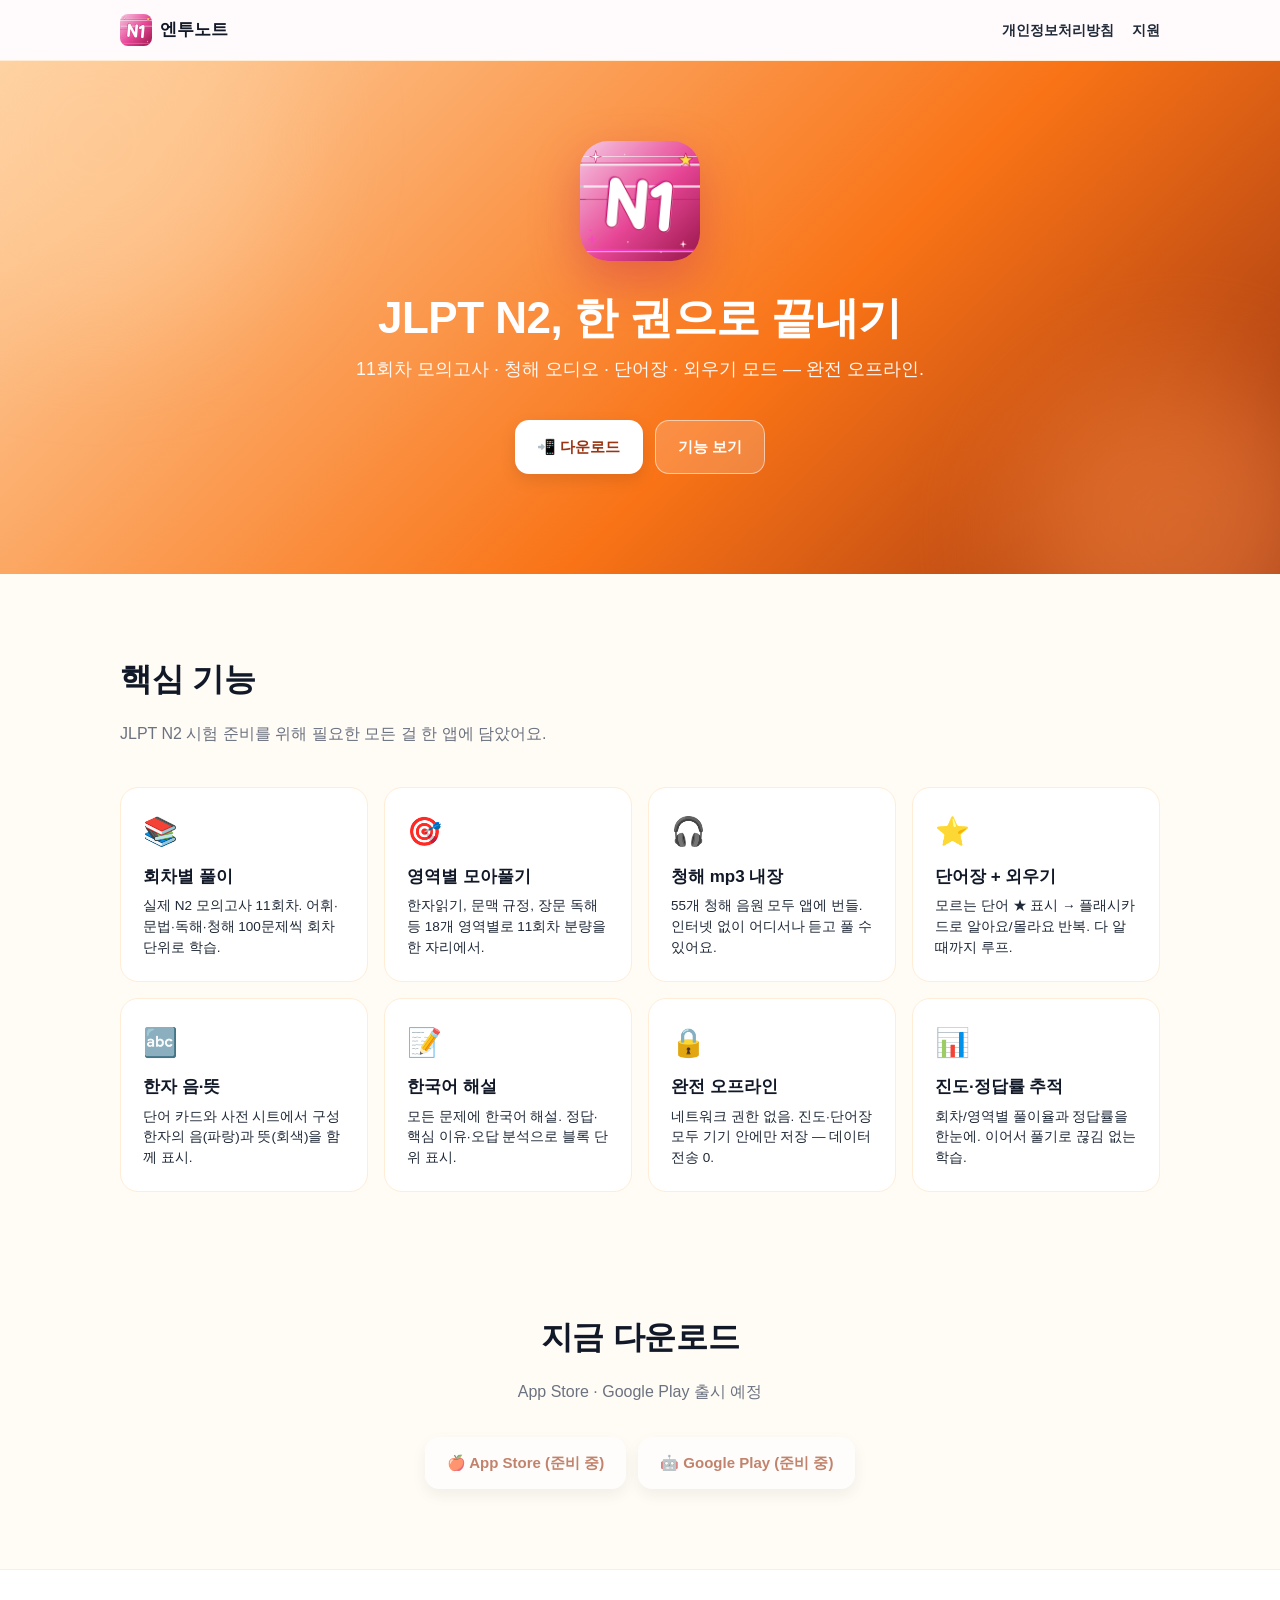
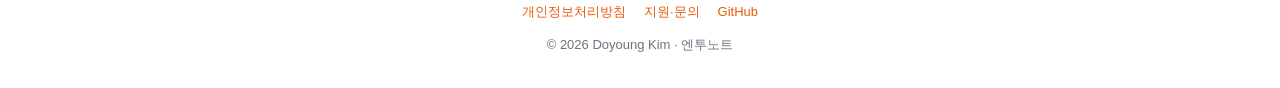
<file: docs/index.html>
<!doctype html>
<html lang="ko">
<head>
  <meta charset="utf-8">
  <meta name="viewport" content="width=device-width, initial-scale=1">
  <title>엔투노트 — JLPT N2 한 권으로 끝내기</title>
  <meta name="description" content="JLPT N2 11회차 모의고사 + 청해 mp3 + 단어장. 완전 오프라인 학습 앱.">
  <link rel="icon" href="icon.png">
  <link rel="apple-touch-icon" href="icon.png">
  <link rel="stylesheet" href="style.css">
  <meta property="og:title" content="엔투노트 — JLPT N2 한 권으로 끝내기">
  <meta property="og:description" content="11회차 모의고사 · 청해 오디오 · 단어장 · 외우기 — 모두 오프라인.">
  <meta property="og:image" content="icon.png">
</head>
<body>
  <nav class="nav">
    <div class="nav-inner">
      <a class="nav-logo" href="./">
        <img src="icon.png" alt="엔투노트">
        <span>엔투노트</span>
      </a>
      <div class="nav-links">
        <a href="./privacy.html">개인정보처리방침</a>
        <a href="./support.html">지원</a>
      </div>
    </div>
  </nav>

  <section class="hero">
    <div class="hero-content">
      <img src="icon.png" alt="엔투노트 아이콘" class="hero-icon">
      <h1>JLPT N2, 한 권으로 끝내기</h1>
      <p class="sub">11회차 모의고사 · 청해 오디오 · 단어장 · 외우기 모드 — 완전 오프라인.</p>
      <div class="cta-row">
        <a class="cta" href="#download">📲 다운로드</a>
        <a class="cta ghost" href="#features">기능 보기</a>
      </div>
    </div>
  </section>

  <section class="section" id="features">
    <h2>핵심 기능</h2>
    <p class="lead">JLPT N2 시험 준비를 위해 필요한 모든 걸 한 앱에 담았어요.</p>
    <div class="features">
      <div class="feature">
        <div class="emoji">📚</div>
        <h3>회차별 풀이</h3>
        <p>실제 N2 모의고사 11회차. 어휘·문법·독해·청해 100문제씩 회차 단위로 학습.</p>
      </div>
      <div class="feature">
        <div class="emoji">🎯</div>
        <h3>영역별 모아풀기</h3>
        <p>한자읽기, 문맥 규정, 장문 독해 등 18개 영역별로 11회차 분량을 한 자리에서.</p>
      </div>
      <div class="feature">
        <div class="emoji">🎧</div>
        <h3>청해 mp3 내장</h3>
        <p>55개 청해 음원 모두 앱에 번들. 인터넷 없이 어디서나 듣고 풀 수 있어요.</p>
      </div>
      <div class="feature">
        <div class="emoji">⭐</div>
        <h3>단어장 + 외우기</h3>
        <p>모르는 단어 ★ 표시 → 플래시카드로 알아요/몰라요 반복. 다 알 때까지 루프.</p>
      </div>
      <div class="feature">
        <div class="emoji">🔤</div>
        <h3>한자 음·뜻</h3>
        <p>단어 카드와 사전 시트에서 구성 한자의 음(파랑)과 뜻(회색)을 함께 표시.</p>
      </div>
      <div class="feature">
        <div class="emoji">📝</div>
        <h3>한국어 해설</h3>
        <p>모든 문제에 한국어 해설. 정답·핵심 이유·오답 분석으로 블록 단위 표시.</p>
      </div>
      <div class="feature">
        <div class="emoji">🔒</div>
        <h3>완전 오프라인</h3>
        <p>네트워크 권한 없음. 진도·단어장 모두 기기 안에만 저장 — 데이터 전송 0.</p>
      </div>
      <div class="feature">
        <div class="emoji">📊</div>
        <h3>진도·정답률 추적</h3>
        <p>회차/영역별 풀이율과 정답률을 한눈에. 이어서 풀기로 끊김 없는 학습.</p>
      </div>
    </div>
  </section>

  <section class="section" id="download" style="text-align:center; padding-top: 40px;">
    <h2>지금 다운로드</h2>
    <p class="lead" style="margin: 0 auto 32px;">App Store · Google Play 출시 예정</p>
    <div class="cta-row">
      <a class="cta" href="#" style="opacity: 0.6; pointer-events: none;">
        🍎 App Store (준비 중)
      </a>
      <a class="cta" href="#" style="opacity: 0.6; pointer-events: none;">
        🤖 Google Play (준비 중)
      </a>
    </div>
  </section>

  <footer class="footer">
    <div class="footer-links">
      <a href="./privacy.html">개인정보처리방침</a>
      <a href="./support.html">지원·문의</a>
      <a href="https://github.com/CobyApp/jlpt-n2-app">GitHub</a>
    </div>
    <div>© 2026 Doyoung Kim · 엔투노트</div>
  </footer>
</body>
</html>
</file>
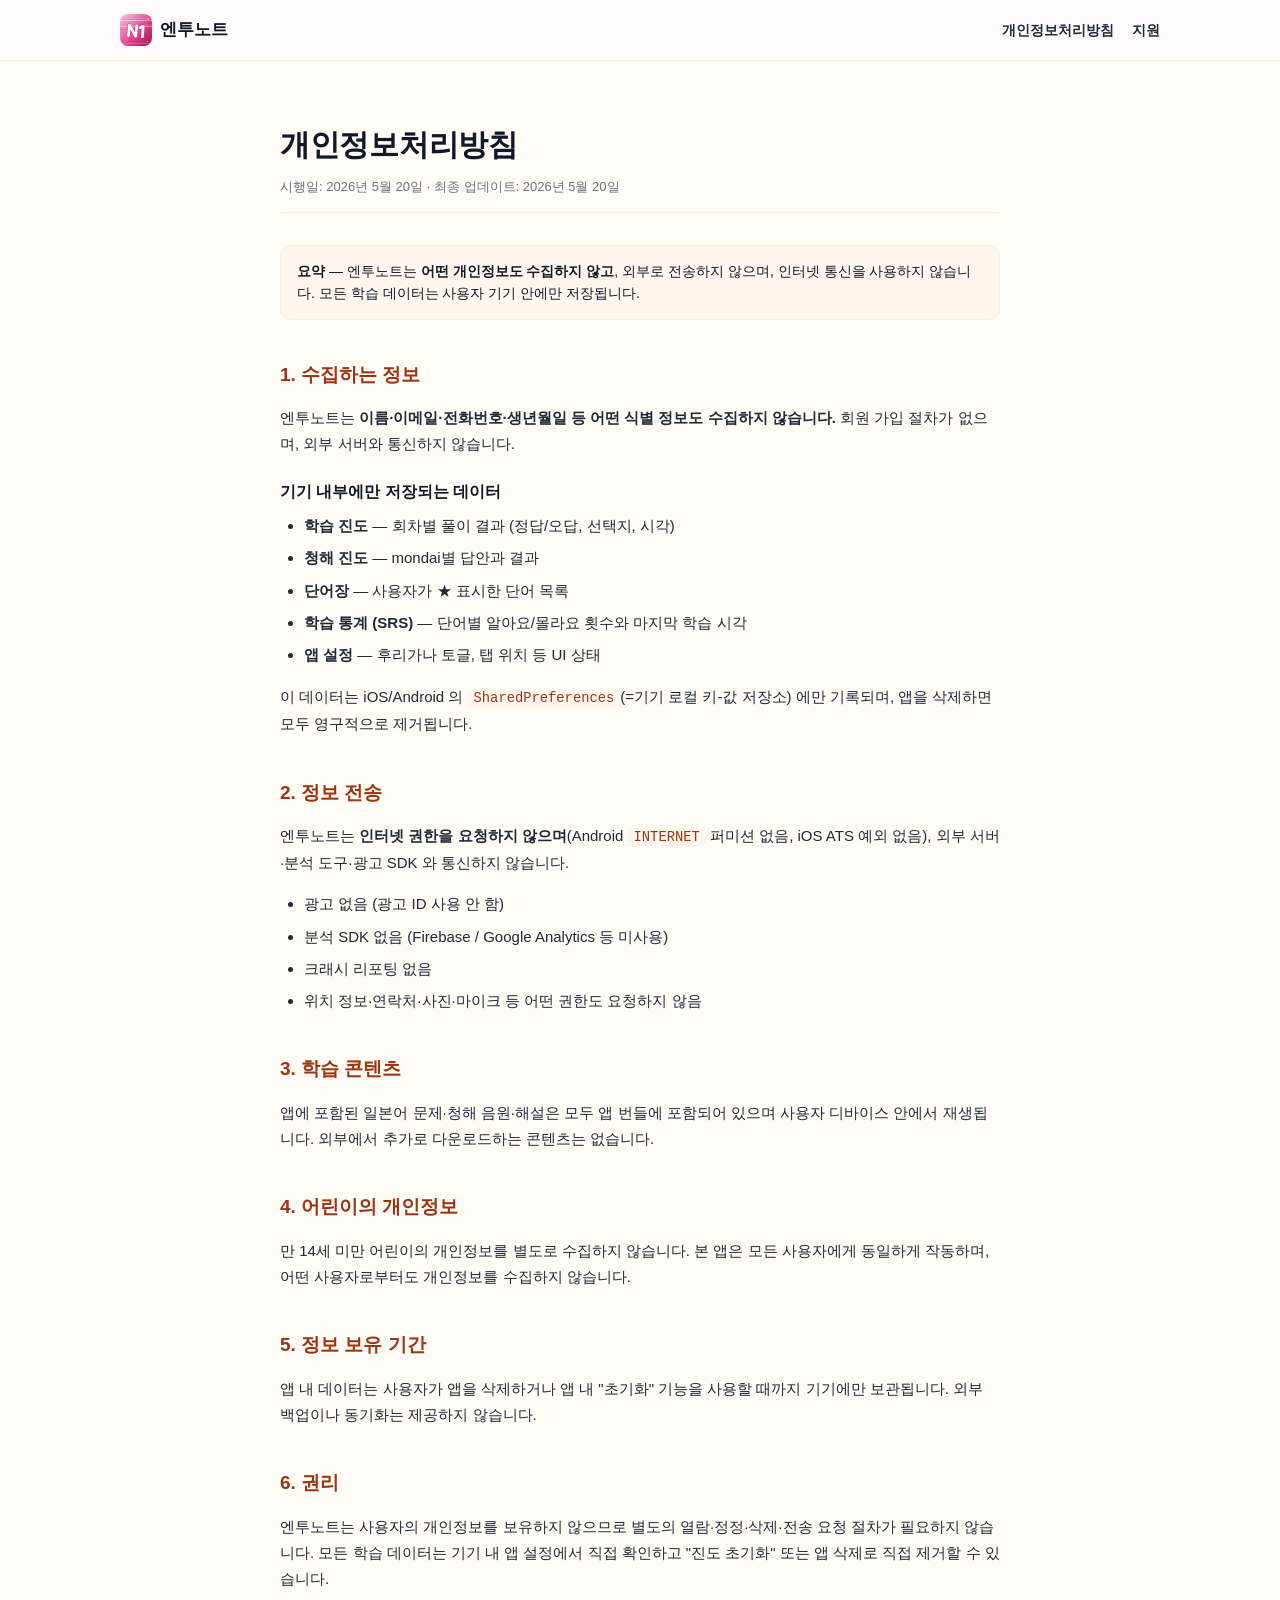
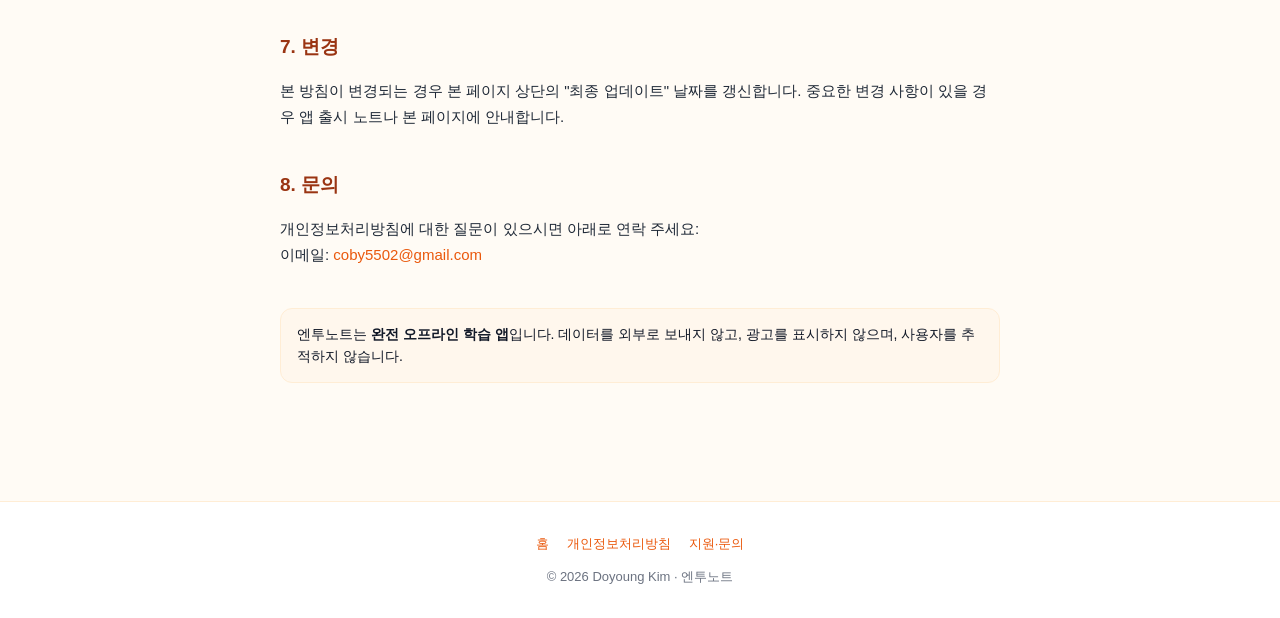
<file: docs/privacy.html>
<!doctype html>
<html lang="ko">
<head>
  <meta charset="utf-8">
  <meta name="viewport" content="width=device-width, initial-scale=1">
  <title>개인정보처리방침 — 엔투노트</title>
  <link rel="icon" href="icon.png">
  <link rel="stylesheet" href="style.css">
</head>
<body>
  <nav class="nav">
    <div class="nav-inner">
      <a class="nav-logo" href="./">
        <img src="icon.png" alt="엔투노트">
        <span>엔투노트</span>
      </a>
      <div class="nav-links">
        <a href="./privacy.html">개인정보처리방침</a>
        <a href="./support.html">지원</a>
      </div>
    </div>
  </nav>

  <main class="doc">
    <h1>개인정보처리방침</h1>
    <div class="meta">시행일: 2026년 5월 20일 · 최종 업데이트: 2026년 5월 20일</div>

    <div class="callout">
      <strong>요약</strong> — 엔투노트는 <strong>어떤 개인정보도 수집하지 않고</strong>,
      외부로 전송하지 않으며, 인터넷 통신을 사용하지 않습니다. 모든 학습 데이터는
      사용자 기기 안에만 저장됩니다.
    </div>

    <h2>1. 수집하는 정보</h2>
    <p>
      엔투노트는 <strong>이름·이메일·전화번호·생년월일 등 어떤 식별 정보도 수집하지
      않습니다.</strong> 회원 가입 절차가 없으며, 외부 서버와 통신하지 않습니다.
    </p>

    <h3>기기 내부에만 저장되는 데이터</h3>
    <ul>
      <li><strong>학습 진도</strong> — 회차별 풀이 결과 (정답/오답, 선택지, 시각)</li>
      <li><strong>청해 진도</strong> — mondai별 답안과 결과</li>
      <li><strong>단어장</strong> — 사용자가 ★ 표시한 단어 목록</li>
      <li><strong>학습 통계 (SRS)</strong> — 단어별 알아요/몰라요 횟수와 마지막 학습 시각</li>
      <li><strong>앱 설정</strong> — 후리가나 토글, 탭 위치 등 UI 상태</li>
    </ul>
    <p>
      이 데이터는 iOS/Android 의 <code>SharedPreferences</code>(=기기 로컬 키-값 저장소)
      에만 기록되며, 앱을 삭제하면 모두 영구적으로 제거됩니다.
    </p>

    <h2>2. 정보 전송</h2>
    <p>
      엔투노트는 <strong>인터넷 권한을 요청하지 않으며</strong>(Android <code>INTERNET</code>
      퍼미션 없음, iOS ATS 예외 없음), 외부 서버·분석 도구·광고 SDK 와 통신하지 않습니다.
    </p>
    <ul>
      <li>광고 없음 (광고 ID 사용 안 함)</li>
      <li>분석 SDK 없음 (Firebase / Google Analytics 등 미사용)</li>
      <li>크래시 리포팅 없음</li>
      <li>위치 정보·연락처·사진·마이크 등 어떤 권한도 요청하지 않음</li>
    </ul>

    <h2>3. 학습 콘텐츠</h2>
    <p>
      앱에 포함된 일본어 문제·청해 음원·해설은 모두 앱 번들에 포함되어 있으며 사용자
      디바이스 안에서 재생됩니다. 외부에서 추가로 다운로드하는 콘텐츠는 없습니다.
    </p>

    <h2>4. 어린이의 개인정보</h2>
    <p>
      만 14세 미만 어린이의 개인정보를 별도로 수집하지 않습니다. 본 앱은 모든 사용자에게
      동일하게 작동하며, 어떤 사용자로부터도 개인정보를 수집하지 않습니다.
    </p>

    <h2>5. 정보 보유 기간</h2>
    <p>
      앱 내 데이터는 사용자가 앱을 삭제하거나 앱 내 "초기화" 기능을 사용할 때까지
      기기에만 보관됩니다. 외부 백업이나 동기화는 제공하지 않습니다.
    </p>

    <h2>6. 권리</h2>
    <p>
      엔투노트는 사용자의 개인정보를 보유하지 않으므로 별도의 열람·정정·삭제·전송 요청
      절차가 필요하지 않습니다. 모든 학습 데이터는 기기 내 앱 설정에서 직접 확인하고
      "진도 초기화" 또는 앱 삭제로 직접 제거할 수 있습니다.
    </p>

    <h2>7. 변경</h2>
    <p>
      본 방침이 변경되는 경우 본 페이지 상단의 "최종 업데이트" 날짜를 갱신합니다.
      중요한 변경 사항이 있을 경우 앱 출시 노트나 본 페이지에 안내합니다.
    </p>

    <h2>8. 문의</h2>
    <p>
      개인정보처리방침에 대한 질문이 있으시면 아래로 연락 주세요:<br>
      이메일: <a href="mailto:coby5502@gmail.com">coby5502@gmail.com</a>
    </p>

    <div class="callout" style="margin-top: 40px;">
      엔투노트는 <strong>완전 오프라인 학습 앱</strong>입니다. 데이터를 외부로 보내지 않고,
      광고를 표시하지 않으며, 사용자를 추적하지 않습니다.
    </div>
  </main>

  <footer class="footer">
    <div class="footer-links">
      <a href="./">홈</a>
      <a href="./privacy.html">개인정보처리방침</a>
      <a href="./support.html">지원·문의</a>
    </div>
    <div>© 2026 Doyoung Kim · 엔투노트</div>
  </footer>
</body>
</html>
</file>
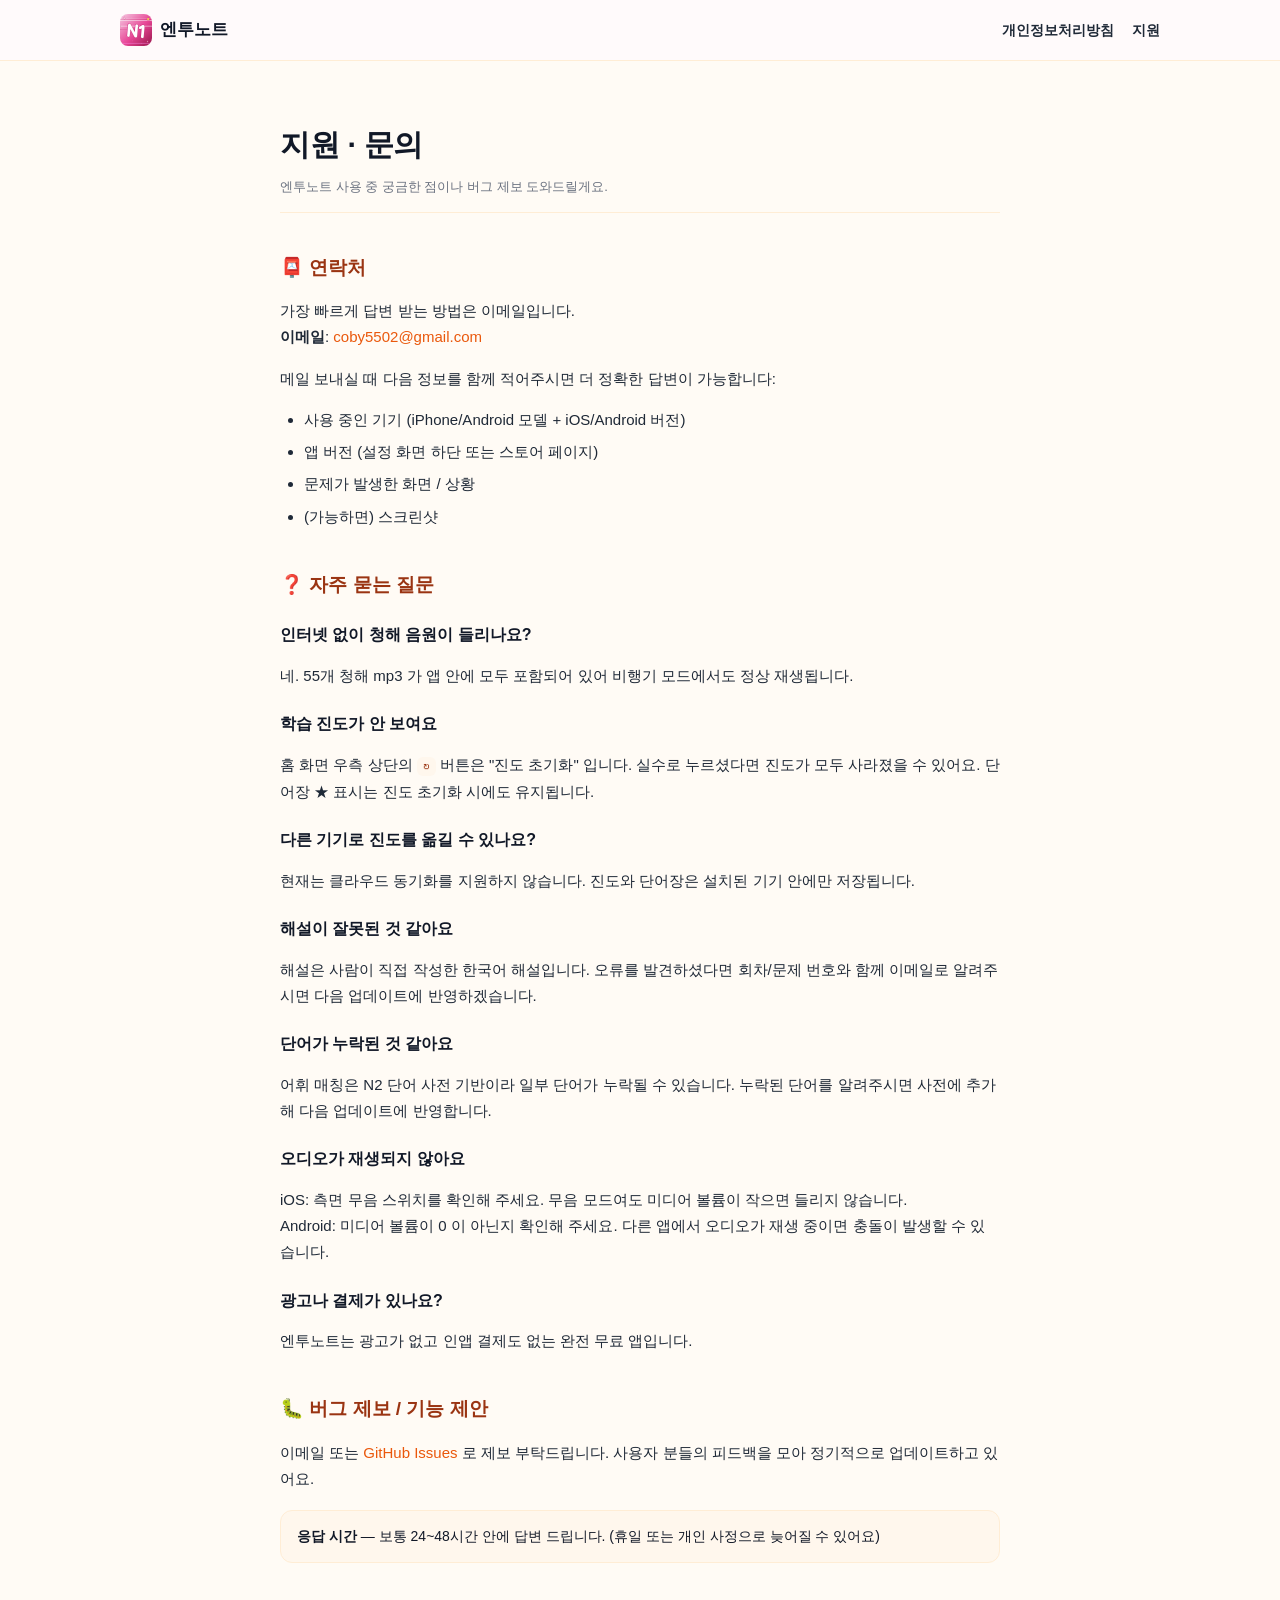
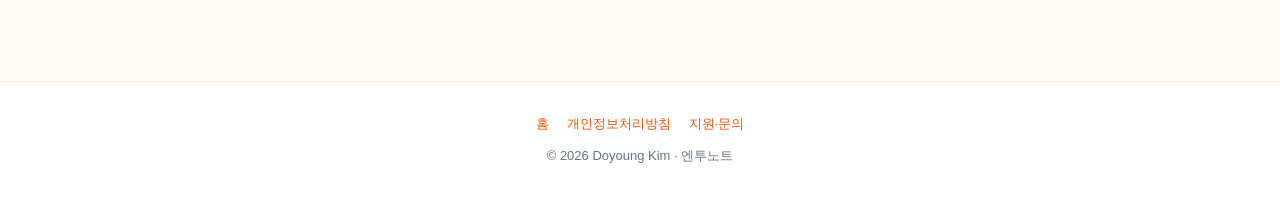
<file: docs/support.html>
<!doctype html>
<html lang="ko">
<head>
  <meta charset="utf-8">
  <meta name="viewport" content="width=device-width, initial-scale=1">
  <title>지원·문의 — 엔투노트</title>
  <link rel="icon" href="icon.png">
  <link rel="stylesheet" href="style.css">
</head>
<body>
  <nav class="nav">
    <div class="nav-inner">
      <a class="nav-logo" href="./">
        <img src="icon.png" alt="엔투노트">
        <span>엔투노트</span>
      </a>
      <div class="nav-links">
        <a href="./privacy.html">개인정보처리방침</a>
        <a href="./support.html">지원</a>
      </div>
    </div>
  </nav>

  <main class="doc">
    <h1>지원 · 문의</h1>
    <div class="meta">엔투노트 사용 중 궁금한 점이나 버그 제보 도와드릴게요.</div>

    <h2>📮 연락처</h2>
    <p>
      가장 빠르게 답변 받는 방법은 이메일입니다.<br>
      <strong>이메일</strong>: <a href="mailto:coby5502@gmail.com">coby5502@gmail.com</a>
    </p>
    <p>
      메일 보내실 때 다음 정보를 함께 적어주시면 더 정확한 답변이 가능합니다:
    </p>
    <ul>
      <li>사용 중인 기기 (iPhone/Android 모델 + iOS/Android 버전)</li>
      <li>앱 버전 (설정 화면 하단 또는 스토어 페이지)</li>
      <li>문제가 발생한 화면 / 상황</li>
      <li>(가능하면) 스크린샷</li>
    </ul>

    <h2>❓ 자주 묻는 질문</h2>

    <h3>인터넷 없이 청해 음원이 들리나요?</h3>
    <p>
      네. 55개 청해 mp3 가 앱 안에 모두 포함되어 있어 비행기 모드에서도 정상 재생됩니다.
    </p>

    <h3>학습 진도가 안 보여요</h3>
    <p>
      홈 화면 우측 상단의 <code>↻</code> 버튼은 "진도 초기화" 입니다.
      실수로 누르셨다면 진도가 모두 사라졌을 수 있어요. 단어장 ★ 표시는 진도 초기화 시에도
      유지됩니다.
    </p>

    <h3>다른 기기로 진도를 옮길 수 있나요?</h3>
    <p>
      현재는 클라우드 동기화를 지원하지 않습니다. 진도와 단어장은 설치된 기기 안에만 저장됩니다.
    </p>

    <h3>해설이 잘못된 것 같아요</h3>
    <p>
      해설은 사람이 직접 작성한 한국어 해설입니다. 오류를 발견하셨다면 회차/문제 번호와 함께
      이메일로 알려주시면 다음 업데이트에 반영하겠습니다.
    </p>

    <h3>단어가 누락된 것 같아요</h3>
    <p>
      어휘 매칭은 N2 단어 사전 기반이라 일부 단어가 누락될 수 있습니다.
      누락된 단어를 알려주시면 사전에 추가해 다음 업데이트에 반영합니다.
    </p>

    <h3>오디오가 재생되지 않아요</h3>
    <p>
      iOS: 측면 무음 스위치를 확인해 주세요. 무음 모드여도 미디어 볼륨이 작으면 들리지
      않습니다.<br>
      Android: 미디어 볼륨이 0 이 아닌지 확인해 주세요. 다른 앱에서 오디오가 재생 중이면
      충돌이 발생할 수 있습니다.
    </p>

    <h3>광고나 결제가 있나요?</h3>
    <p>
      엔투노트는 광고가 없고 인앱 결제도 없는 완전 무료 앱입니다.
    </p>

    <h2>🐛 버그 제보 / 기능 제안</h2>
    <p>
      이메일 또는 <a href="https://github.com/CobyApp/jlpt-n2-app/issues">GitHub Issues</a>
      로 제보 부탁드립니다. 사용자 분들의 피드백을 모아 정기적으로 업데이트하고 있어요.
    </p>

    <div class="callout">
      <strong>응답 시간</strong> — 보통 24~48시간 안에 답변 드립니다.
      (휴일 또는 개인 사정으로 늦어질 수 있어요)
    </div>
  </main>

  <footer class="footer">
    <div class="footer-links">
      <a href="./">홈</a>
      <a href="./privacy.html">개인정보처리방침</a>
      <a href="./support.html">지원·문의</a>
    </div>
    <div>© 2026 Doyoung Kim · 엔투노트</div>
  </footer>
</body>
</html>
</file>
<file: docs/style.css>
/* 엔투노트 랜딩 / 정책 페이지 공통 스타일 — 앱 톤과 같은 핑크 / 라운드 / 깔끔. */

:root {
  --pink-50: #FFF7ED;
  --pink-100: #FFEDD5;
  --pink-200: #FED7AA;
  --pink-300: #FDBA74;
  --pink-400: #FB923C;
  --pink-500: #F97316;
  --pink-600: #EA580C;
  --pink-700: #9A3412;
  --pink-800: #7C2D12;
  --ink: #111827;
  --ink-2: #1F2937;
  --muted: #6B7280;
  --border: #FFEDD5;
  --bg: #FFFBF5;
}

* { box-sizing: border-box; }

html, body {
  margin: 0;
  padding: 0;
  font-family: -apple-system, BlinkMacSystemFont, "Apple SD Gothic Neo",
    "Pretendard", "Segoe UI", Roboto, sans-serif;
  color: var(--ink);
  background: var(--bg);
  line-height: 1.6;
  -webkit-font-smoothing: antialiased;
}

a { color: var(--pink-600); text-decoration: none; }
a:hover { text-decoration: underline; }

/* ── 헤더 ──────────────────────────────────────────── */
.nav {
  position: sticky;
  top: 0;
  background: rgba(255, 250, 251, 0.92);
  backdrop-filter: blur(12px);
  -webkit-backdrop-filter: blur(12px);
  border-bottom: 1px solid var(--border);
  z-index: 10;
}
.nav-inner {
  max-width: 1080px;
  margin: 0 auto;
  padding: 14px 20px;
  display: flex;
  align-items: center;
  gap: 18px;
}
.nav-logo {
  display: flex;
  align-items: center;
  gap: 8px;
  font-weight: 900;
  font-size: 17px;
  color: var(--ink);
}
.nav-logo img {
  width: 32px;
  height: 32px;
  border-radius: 8px;
}
.nav-links {
  margin-left: auto;
  display: flex;
  gap: 18px;
}
.nav-links a {
  color: var(--ink-2);
  font-size: 14px;
  font-weight: 700;
}
.nav-links a:hover {
  color: var(--pink-600);
  text-decoration: none;
}

/* ── 히어로 ────────────────────────────────────────── */
.hero {
  background: linear-gradient(135deg, var(--pink-200), var(--pink-500) 60%, var(--pink-700));
  color: white;
  text-align: center;
  padding: 80px 20px 100px;
  position: relative;
  overflow: hidden;
}
.hero::before, .hero::after {
  content: "";
  position: absolute;
  border-radius: 50%;
  filter: blur(60px);
  opacity: 0.5;
}
.hero::before {
  width: 360px; height: 360px;
  background: #FFCC99;
  top: -100px; left: -80px;
}
.hero::after {
  width: 320px; height: 320px;
  background: #FF8C42;
  bottom: -120px; right: -60px;
}
.hero-content {
  position: relative;
  z-index: 1;
  max-width: 720px;
  margin: 0 auto;
}
.hero-icon {
  width: 120px;
  height: 120px;
  border-radius: 28px;
  margin-bottom: 24px;
  box-shadow: 0 18px 48px rgba(190, 24, 93, 0.35);
}
.hero h1 {
  font-size: 44px;
  font-weight: 900;
  margin: 0 0 12px;
  letter-spacing: -0.5px;
  line-height: 1.15;
}
.hero p.sub {
  font-size: 18px;
  font-weight: 500;
  opacity: 0.95;
  margin: 0 0 36px;
}
.cta-row {
  display: flex;
  gap: 12px;
  justify-content: center;
  flex-wrap: wrap;
}
.cta {
  display: inline-flex;
  align-items: center;
  gap: 8px;
  padding: 14px 22px;
  border-radius: 14px;
  background: white;
  color: var(--pink-700);
  font-weight: 800;
  font-size: 15px;
  box-shadow: 0 6px 16px rgba(0,0,0,0.10);
  transition: transform 0.15s ease;
}
.cta:hover { transform: translateY(-2px); text-decoration: none; }
.cta.ghost {
  background: rgba(255,255,255,0.18);
  color: white;
  border: 1.5px solid rgba(255,255,255,0.55);
  box-shadow: none;
}

/* ── 섹션 공통 ─────────────────────────────────────── */
.section {
  max-width: 1080px;
  margin: 0 auto;
  padding: 80px 20px;
}
.section h2 {
  font-size: 32px;
  font-weight: 900;
  margin: 0 0 16px;
  letter-spacing: -0.3px;
}
.section .lead {
  font-size: 16px;
  color: var(--muted);
  margin: 0 0 40px;
  max-width: 640px;
}

/* ── 기능 그리드 ───────────────────────────────────── */
.features {
  display: grid;
  grid-template-columns: repeat(auto-fit, minmax(220px, 1fr));
  gap: 16px;
}
.feature {
  background: white;
  border: 1px solid var(--border);
  border-radius: 18px;
  padding: 22px;
  transition: transform 0.15s ease;
}
.feature:hover { transform: translateY(-3px); }
.feature .emoji {
  font-size: 28px;
  margin-bottom: 8px;
}
.feature h3 {
  font-size: 17px;
  font-weight: 900;
  margin: 0 0 6px;
}
.feature p {
  font-size: 13.5px;
  color: var(--ink-2);
  line-height: 1.55;
  margin: 0;
}

/* ── 정책/문서 페이지 ──────────────────────────────── */
.doc {
  max-width: 760px;
  margin: 0 auto;
  padding: 60px 20px 100px;
}
.doc h1 {
  font-size: 30px;
  font-weight: 900;
  margin: 0 0 8px;
  letter-spacing: -0.3px;
}
.doc .meta {
  font-size: 13px;
  color: var(--muted);
  margin-bottom: 32px;
  padding-bottom: 14px;
  border-bottom: 1px solid var(--border);
}
.doc h2 {
  font-size: 19px;
  font-weight: 900;
  margin: 40px 0 12px;
  color: var(--pink-700);
}
.doc h3 {
  font-size: 16px;
  font-weight: 800;
  margin: 22px 0 8px;
}
.doc p, .doc li {
  font-size: 15px;
  color: var(--ink-2);
  line-height: 1.75;
}
.doc ul, .doc ol {
  padding-left: 24px;
  margin: 8px 0 16px;
}
.doc li { margin-bottom: 6px; }
.doc code {
  background: var(--pink-50);
  color: var(--pink-700);
  padding: 2px 6px;
  border-radius: 6px;
  font-size: 0.92em;
  font-family: ui-monospace, "SF Mono", Menlo, monospace;
}
.doc .callout {
  background: var(--pink-50);
  border: 1px solid var(--pink-100);
  border-radius: 12px;
  padding: 14px 16px;
  margin: 18px 0;
  font-size: 14px;
}

/* ── 푸터 ──────────────────────────────────────────── */
.footer {
  border-top: 1px solid var(--border);
  background: white;
  padding: 32px 20px;
  text-align: center;
  font-size: 13px;
  color: var(--muted);
}
.footer .footer-links {
  display: flex;
  gap: 18px;
  justify-content: center;
  margin-bottom: 12px;
}

/* ── 모바일 ────────────────────────────────────────── */
@media (max-width: 600px) {
  .hero { padding: 56px 18px 72px; }
  .hero h1 { font-size: 32px; }
  .hero p.sub { font-size: 15px; }
  .hero-icon { width: 96px; height: 96px; border-radius: 22px; }
  .section { padding: 56px 18px; }
  .section h2 { font-size: 26px; }
  .nav-links { gap: 12px; }
  .nav-links a { font-size: 13px; }
}
</file>
